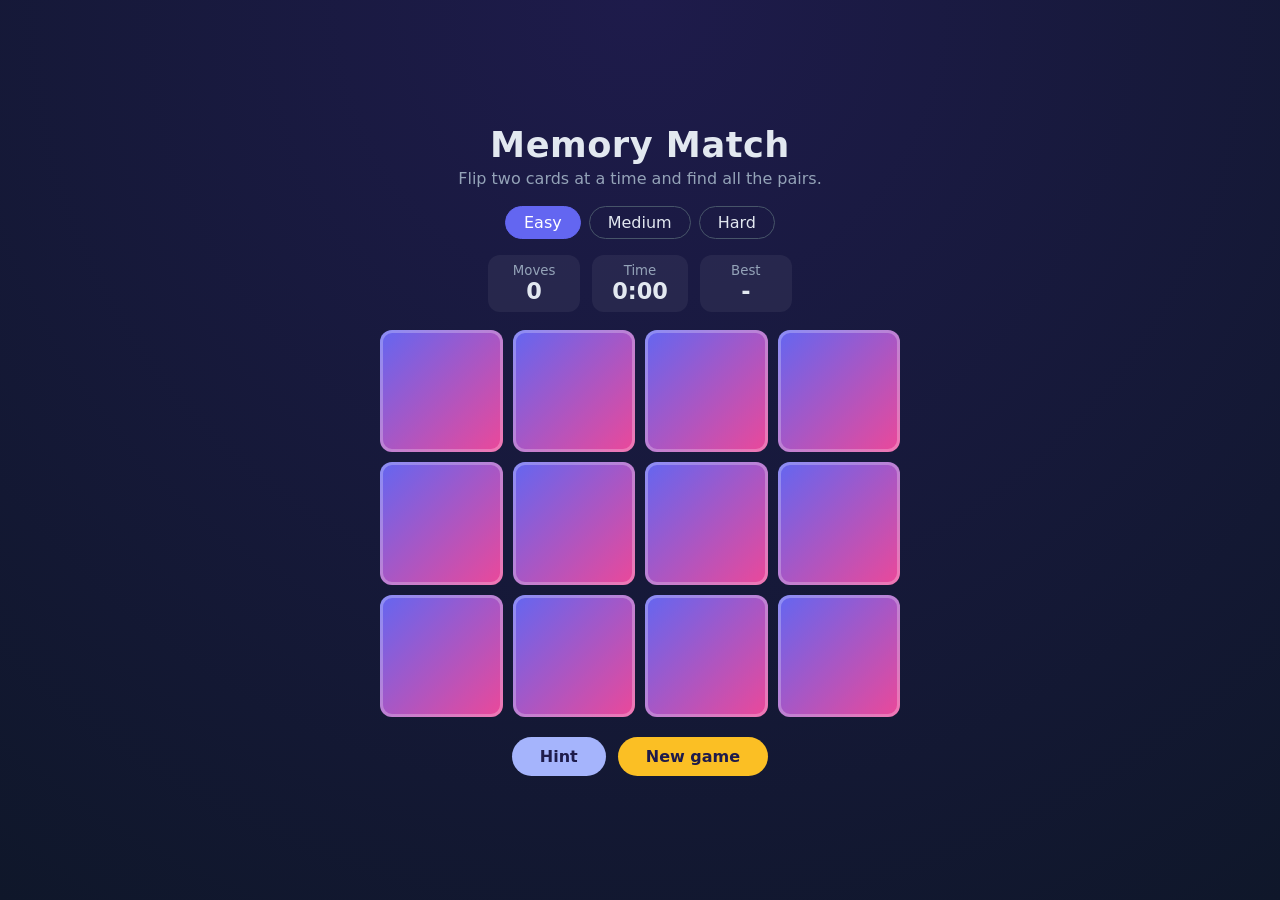
<file: index.html>
```html
<!DOCTYPE html>
<html lang="en">

<head>
    <meta charset="UTF-8">
    <meta name="viewport" content="width=device-width, initial-scale=1.0">
    <title>Memory Match Game</title>
    <meta http-equiv="refresh" content="0; url=memory.html">
</head>

<body>
    <p>Opening Memory Match Game...</p>
    <a href="memory.html">Click here if the game does not open.</a>
</body>

</html>
```
</file>
<file: memory.css>
:root {
  --bg1: #0f172a;
  --bg2: #1e1b4b;
  --card-back: linear-gradient(135deg, #6366f1, #ec4899);
  --card-front: #fef9c3;
  --ink: #e2e8f0;
  --muted: #94a3b8;
  --good: #34d399;
}

* {
  box-sizing: border-box;
}

body {
  margin: 0;
  min-height: 100vh;
  display: grid;
  place-items: center;
  padding: 24px;
  background: radial-gradient(circle at top, var(--bg2), var(--bg1));
  color: var(--ink);
  font-family: "Segoe UI", system-ui, sans-serif;
}

.game {
  width: 100%;
  max-width: 520px;
  text-align: center;
}
h1 {
  margin: 0;
  font-size: 2.2rem;
  letter-spacing: 0.5px;
}
.sub {
  color: var(--muted);
  margin: 4px 0 18px;
}

button {
  font: inherit;
  cursor: pointer;
  color: var(--ink);
}
:focus-visible {
  outline: 2px solid #fbbf24;
  outline-offset: 3px;
}

.levels {
  display: flex;
  justify-content: center;
  gap: 8px;
  margin-bottom: 16px;
}
.levels button {
  background: transparent;
  border: 1px solid #475569;
  border-radius: 20px;
  padding: 6px 18px;
}
.levels button.active {
  background: #6366f1;
  border-color: #6366f1;
  color: #fff;
}

.stats {
  display: flex;
  justify-content: center;
  gap: 12px;
  margin-bottom: 18px;
}
.stats div {
  background: rgba(255, 255, 255, 0.06);
  border-radius: 12px;
  padding: 8px 20px;
  min-width: 92px;
}
.stats small {
  display: block;
  color: var(--muted);
}
.stats b {
  font-size: 1.4rem;
  font-variant-numeric: tabular-nums;
}

.board {
  display: grid;
  gap: 10px;
  margin-bottom: 20px;
}

.card {
  aspect-ratio: 1;
  perspective: 600px;
  background: none;
  border: none;
  padding: 0;
}
.inner {
  position: relative;
  width: 100%;
  height: 100%;
  transition: transform 0.45s;
  transform-style: preserve-3d;
}
.card.flipped .inner,
.card.matched .inner {
  transform: rotateY(180deg);
}
.face {
  position: absolute;
  inset: 0;
  border-radius: 12px;
  display: grid;
  place-items: center;
  backface-visibility: hidden;
  font-size: clamp(1.6rem, 6vw, 2.4rem);
}
.back {
  background: var(--card-back);
  box-shadow: inset 0 0 0 3px rgba(255, 255, 255, 0.25);
}
.front {
  background: var(--card-front);
  transform: rotateY(180deg);
}
.card.matched .front {
  background: #bbf7d0;
  box-shadow: 0 0 0 3px var(--good);
}
.card.wrong .front {
  background: #fecaca;
}

.restart {
  background: #fbbf24;
  color: #1e1b4b;
  font-weight: 700;
  border: none;
  border-radius: 24px;
  padding: 10px 28px;
}
.restart:hover {
  filter: brightness(1.08);
}

.win {
  position: fixed;
  inset: 0;
  background: rgba(2, 6, 23, 0.75);
  display: grid;
  place-items: center;
  padding: 16px;
}
.win[hidden] {
  display: none;
}
.win-box {
  background: #1e293b;
  border-radius: 16px;
  padding: 28px 32px;
  text-align: center;
  max-width: 340px;
  animation: pop 0.35s ease;
}
.win-box h2 {
  margin: 0 0 8px;
  font-size: 1.8rem;
  color: var(--good);
}
.win-box p {
  color: var(--muted);
  margin: 0 0 18px;
}
@keyframes pop {
  from {
    transform: scale(0.85);
    opacity: 0;
  }
  to {
    transform: none;
    opacity: 1;
  }
}

@media (prefers-reduced-motion: reduce) {
  .inner {
    transition: none;
  }
  .win-box {
    animation: none;
  }
}

.game-actions {
  display: flex;
  justify-content: center;
  gap: 12px;
  flex-wrap: wrap;
}

.hint {
  background: #a5b4fc;
  color: #1e1b4b;
  font-weight: 700;
  border: none;
  border-radius: 24px;
  padding: 10px 28px;
}

.hint:hover {
  filter: brightness(1.08);
}
</file>
